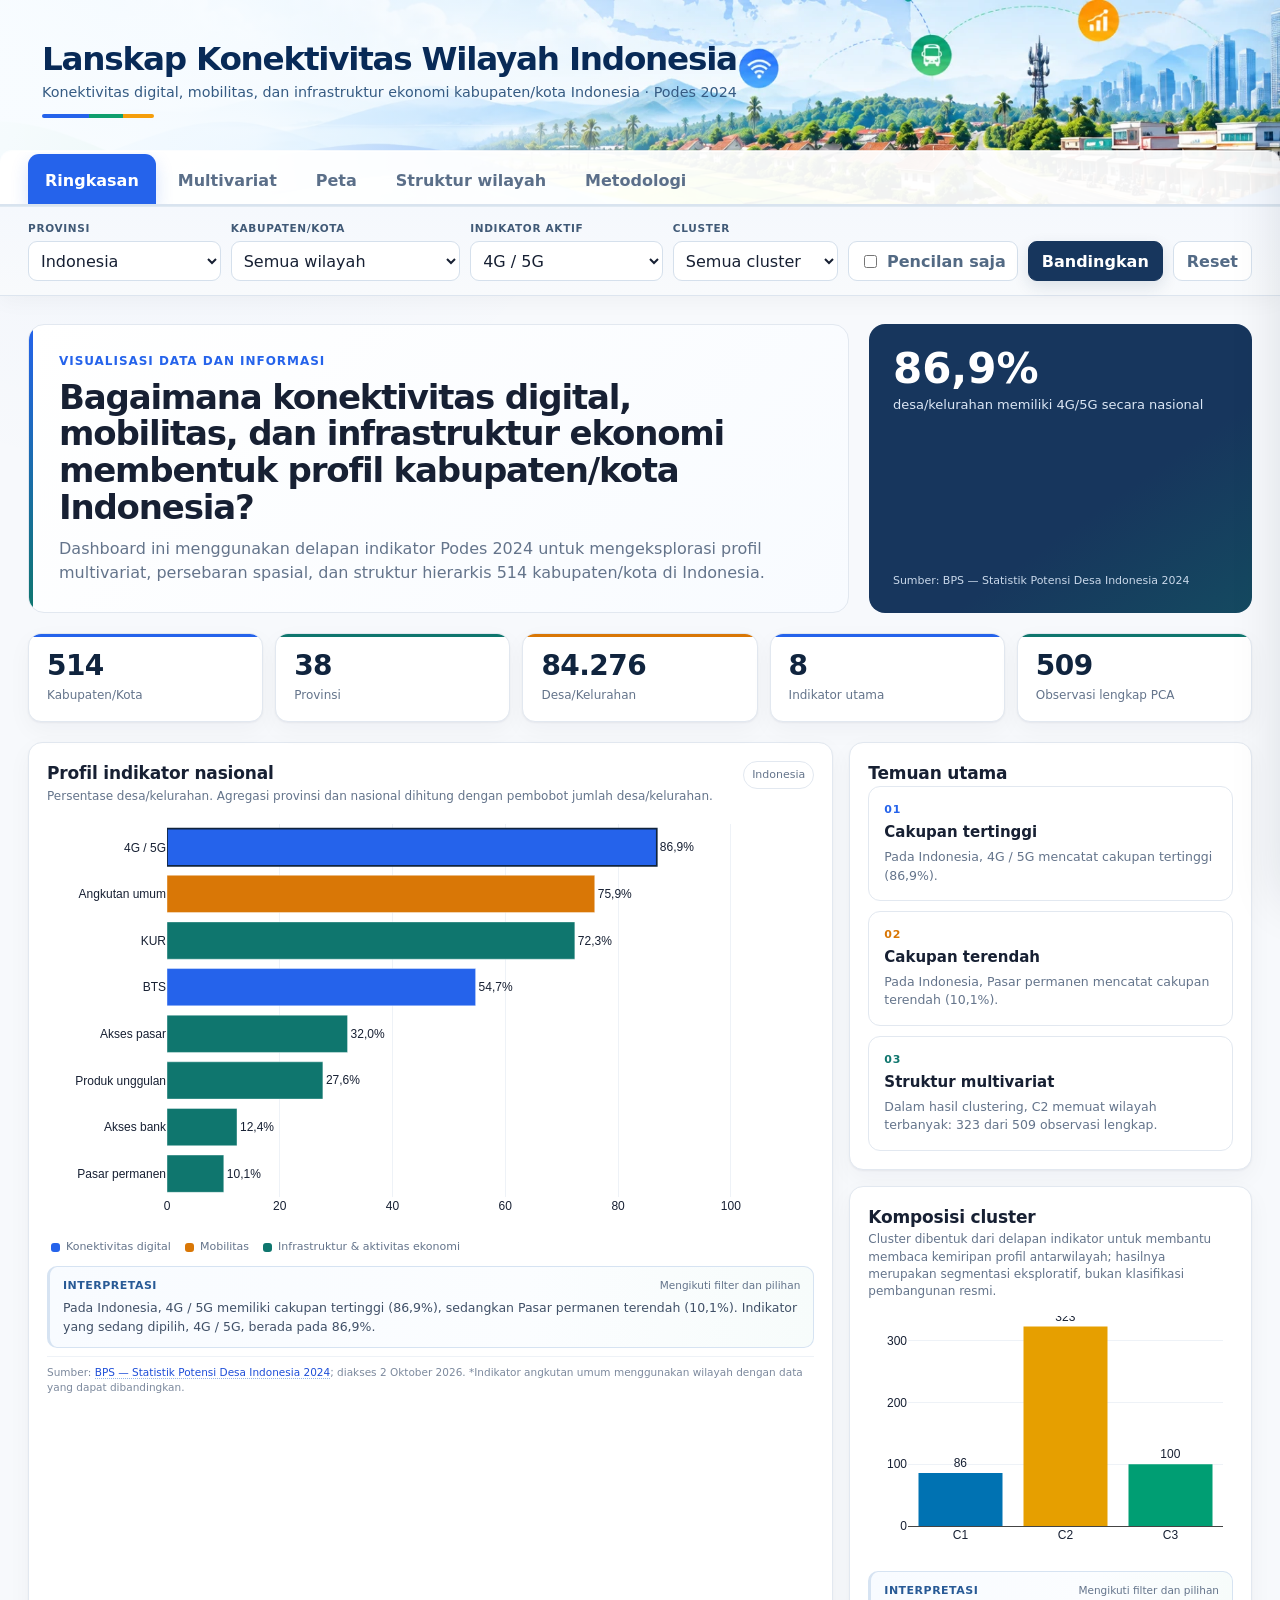
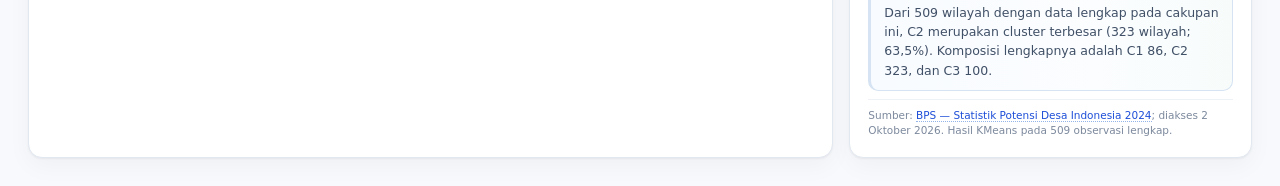
<file: index.html>
<!doctype html><html lang="id"><head><meta charset="utf-8"><meta name="viewport" content="width=device-width,initial-scale=1"><title>Lanskap Konektivitas Wilayah Indonesia — Podes 2024</title><link rel="stylesheet" href="styles.css"></head><body>
<div class="app" id="appRoot">
  <header class="topbar" aria-label="Header Lanskap Konektivitas Wilayah Indonesia">
    <div class="topbar-inner">
      <div class="brand-row">
        <div class="brand">
          <h1>Lanskap Konektivitas Wilayah Indonesia</h1>
          <p>Konektivitas digital, mobilitas, dan infrastruktur ekonomi kabupaten/kota Indonesia · Podes 2024</p>
        </div>
        <div class="meta-badges"><span class="badge">BPS · Podes 2024</span><span class="badge">514 kabupaten/kota</span><span class="badge">38 provinsi</span></div>
      </div>
      <nav class="tabs" aria-label="Navigasi dashboard">
        <button class="tab-btn active" data-page="overview">Ringkasan</button>
        <button class="tab-btn" data-page="multivariate">Multivariat</button>
        <button class="tab-btn" data-page="spatial">Peta</button>
        <button class="tab-btn" data-page="hierarchy">Struktur wilayah</button>
        <button class="tab-btn" data-page="method">Metodologi</button>
      </nav>
    </div>
  </header>
  <section class="filterbar">
    <div class="filter-inner">
      <div class="control"><label>Provinsi</label><select id="provinceFilter"></select></div>
      <div class="control"><label>Kabupaten/Kota</label><select id="regionFilter"></select></div>
      <div class="control"><label>Indikator aktif</label><select id="indicatorFilter"></select></div>
      <div class="control"><label>Cluster</label><select id="clusterFilter"><option value="ALL">Semua cluster</option><option value="1">C1 · Relatif rendah</option><option value="2">C2 · Menengah/transisi</option><option value="3">C3 · Relatif tinggi</option></select></div>
      <label class="check-control"><input id="outlierOnly" type="checkbox"> Pencilan saja</label>
      <button class="btn" id="compareBtn">Bandingkan</button>
      <button class="btn ghost" id="resetBtn">Reset</button>
    </div>
  </section>
  <main class="main">
    <section id="page-overview" class="page active">
      <div class="hero">
        <div class="hero-main"><div class="hero-kicker">Visualisasi Data dan Informasi</div><h2>Bagaimana konektivitas digital, mobilitas, dan infrastruktur ekonomi membentuk profil kabupaten/kota Indonesia?</h2><p>Dashboard ini menggunakan delapan indikator Podes 2024 untuk mengeksplorasi profil multivariat, persebaran spasial, dan struktur hierarkis 514 kabupaten/kota di Indonesia.</p></div>
        <div class="hero-side"><div><div class="big" id="hero4g">86,9%</div><p id="hero4gLabel">desa/kelurahan memiliki 4G/5G secara nasional</p></div><div class="small-source">Sumber: BPS — Statistik Potensi Desa Indonesia 2024</div></div>
      </div>
      <div class="kpi-grid">
        <div class="kpi"><div class="value" id="kpiKab">514</div><div class="label">Kabupaten/Kota</div></div>
        <div class="kpi"><div class="value" id="kpiProv">38</div><div class="label">Provinsi</div></div>
        <div class="kpi"><div class="value" id="kpiDesa">84.276</div><div class="label">Desa/Kelurahan</div></div>
        <div class="kpi"><div class="value">8</div><div class="label">Indikator utama</div></div>
        <div class="kpi"><div class="value" id="kpiPca">509</div><div class="label">Observasi lengkap PCA</div></div>
      </div>
      <div class="grid-2">
        <div class="card"><div class="card-title-row"><div><h3 id="overviewChartTitle">Profil indikator nasional</h3><p class="subtitle">Persentase desa/kelurahan. Agregasi provinsi dan nasional dihitung dengan pembobot jumlah desa/kelurahan.</p></div><span class="pill" id="scopePill">Indonesia</span></div><div id="overviewBar" class="chart medium"></div>
<div class="semantic-legend" aria-label="Kelompok indikator">
  <span><i style="background:#2563EB"></i>Konektivitas digital</span>
  <span><i style="background:#D97706"></i>Mobilitas</span>
  <span><i style="background:#0F766E"></i>Infrastruktur & aktivitas ekonomi</span>
</div><div class="interpretation-box" aria-live="polite"><div class="interpretation-box-head"><span>Interpretasi</span><small>Mengikuti filter dan pilihan</small></div><p id="interpretOverviewProfile">Profil delapan indikator akan diringkas di sini.</p></div><div class="source">Sumber: <a href="https://www.bps.go.id/id/publication/2024/12/10/2f5217e2d6a695a0830290a7/statistik-potensi-desa-indonesia-2024.html" target="_blank" rel="noopener">BPS — Statistik Potensi Desa Indonesia 2024</a>; diakses 2 Oktober 2026. *Indikator angkutan umum menggunakan wilayah dengan data yang dapat dibandingkan.</div></div>
        <div class="stack"><div class="card"><h3>Temuan utama</h3><div class="insights" id="insightCards"></div></div><div class="card"><h3>Komposisi cluster</h3><p class="subtitle">Cluster dibentuk dari delapan indikator untuk membantu membaca kemiripan profil antarwilayah; hasilnya merupakan segmentasi eksploratif, bukan klasifikasi pembangunan resmi.</p><div id="overviewCluster" class="chart" style="min-height:260px"></div><div class="interpretation-box" aria-live="polite"><div class="interpretation-box-head"><span>Interpretasi</span><small>Mengikuti filter dan pilihan</small></div><p id="interpretOverviewCluster">Komposisi cluster pada cakupan aktif akan diringkas di sini.</p></div><div class="source">Sumber: <a href="https://www.bps.go.id/id/publication/2024/12/10/2f5217e2d6a695a0830290a7/statistik-potensi-desa-indonesia-2024.html" target="_blank" rel="noopener">BPS — Statistik Potensi Desa Indonesia 2024</a>; diakses 2 Oktober 2026. Hasil KMeans pada 509 observasi lengkap.</div></div></div>
      </div>
    </section>

    <section id="page-multivariate" class="page">
      <div class="page-head"><h2>Profil Multivariat</h2><p>Delapan indikator dianalisis secara bersamaan melalui PCA, clustering, parallel coordinates, dan heatmap terklaster. Seleksi lasso pada PCA akan diteruskan ke visual lain melalui brushing dan linking.</p></div>
      <div class="grid-8-4">
        <div class="card"><div class="card-title-row"><div><h3>Profil kabupaten/kota dalam ruang PCA</h3><p class="subtitle">PC1 = 53,87% · PC2 = 15,78% · total = 69,65% variasi.</p></div><span class="pill">Seleksi lasso aktif</span></div><div id="selectionStatus" class="selection-status">Tarik lasso/box pada titik untuk menautkan pilihan ke visual lain.</div><div id="pcaChart" class="chart tall"></div><div class="interpretation-box" aria-live="polite"><div class="interpretation-box-head"><span>Interpretasi</span><small>Mengikuti filter dan pilihan</small></div><p id="interpretPCA">Dua komponen pertama PCA merangkum 69,65% variasi delapan indikator. Interpretasi akan diperbarui otomatis mengikuti filter, pilihan wilayah, dan seleksi lasso.</p></div><div class="source">Sumber: <a href="https://www.bps.go.id/id/publication/2024/12/10/2f5217e2d6a695a0830290a7/statistik-potensi-desa-indonesia-2024.html" target="_blank" rel="noopener">BPS — Statistik Potensi Desa Indonesia 2024</a>; diakses 2 Oktober 2026. PCA menggunakan 509 observasi lengkap setelah standardisasi z-score.</div></div>
        <div class="card"><h3>Profil rata-rata cluster</h3><p class="subtitle">Rata-rata delapan indikator pada masing-masing cluster (%).</p><div class="legend-row"><span><i class="dot" style="background:#0072B2"></i>C1 Relatif rendah</span><span><i class="dot" style="background:#E69F00"></i>C2 Menengah/transisi</span><span><i class="dot" style="background:#009E73"></i>C3 Relatif tinggi</span></div><div id="clusterProfile" class="chart tall"></div><div class="interpretation-box" aria-live="polite"><div class="interpretation-box-head"><span>Interpretasi</span><small>Mengikuti filter dan pilihan</small></div><p id="interpretClusterProfile">Perbedaan profil antarcluster akan dijelaskan di sini.</p></div><div class="source">Sumber: <a href="https://www.bps.go.id/id/publication/2024/12/10/2f5217e2d6a695a0830290a7/statistik-potensi-desa-indonesia-2024.html" target="_blank" rel="noopener">BPS — Statistik Potensi Desa Indonesia 2024</a>; diakses 2 Oktober 2026. Label cluster bersifat relatif terhadap delapan indikator yang dianalisis.</div></div>
      </div>
      <div class="card" style="margin-top:16px"><div class="card-title-row"><div><h3>Koordinat paralel (parallel coordinates)</h3><p class="subtitle">Z-score digunakan agar pola antarindikator dengan sebaran berbeda dapat dibandingkan pada skala yang sama.</p></div><span class="pill" id="parallelScope">509 wilayah</span></div><div id="parallelChart" class="chart medium"></div><div class="interpretation-box" aria-live="polite"><div class="interpretation-box-head"><span>Interpretasi</span><small>Mengikuti filter dan pilihan</small></div><p id="interpretParallel">Pola relatif pada koordinat paralel akan dijelaskan di sini.</p></div><div class="source">Sumber: <a href="https://www.bps.go.id/id/publication/2024/12/10/2f5217e2d6a695a0830290a7/statistik-potensi-desa-indonesia-2024.html" target="_blank" rel="noopener">BPS — Statistik Potensi Desa Indonesia 2024</a>; diakses 2 Oktober 2026. Garis mengikuti filter dan hasil brushing PCA.</div></div>
      <div class="card" style="margin-top:16px"><div class="card-title-row"><div><h3>Heatmap terklaster</h3><p class="subtitle">Wilayah diurutkan menggunakan Ward hierarchical clustering; warna menunjukkan z-score tiap indikator.</p></div><button class="clear-link" id="clearSelection">Bersihkan pilihan</button></div><div id="heatmapChart" class="chart tall"></div><div class="interpretation-box" aria-live="polite"><div class="interpretation-box-head"><span>Interpretasi</span><small>Mengikuti filter dan pilihan</small></div><p id="interpretHeatmap">Pola z-score pada heatmap akan dijelaskan di sini.</p></div><div class="source">Sumber: <a href="https://www.bps.go.id/id/publication/2024/12/10/2f5217e2d6a695a0830290a7/statistik-potensi-desa-indonesia-2024.html" target="_blank" rel="noopener">BPS — Statistik Potensi Desa Indonesia 2024</a>; diakses 2 Oktober 2026. Biru = relatif di bawah rata-rata; oranye = relatif di atas rata-rata.</div></div>
    </section>

    <section id="page-spatial" class="page">
      <div class="page-head"><h2>Peta Interaktif</h2><p>Dua bentuk peta digunakan untuk membedakan proporsi dan volume: choropleth menunjukkan persentase, sedangkan proportional symbol menunjukkan jumlah desa/kelurahan.</p></div>
      <div class="card map-shell">
        <div class="toolbar map-toolbar">
          <div class="control"><label>Jenis peta</label><select id="mapType"><option value="choropleth">Choropleth</option><option value="symbol">Proportional symbol</option></select></div>
          <div class="control"><label>Klasifikasi</label><select id="classification"><option value="jenks">Natural Breaks (Jenks)</option><option value="quantile">Quantile</option><option value="equal">Equal Interval</option></select></div>
          <div class="control"><label>Basemap</label><select id="basemapMode"><option value="plain">Plain</option><option value="light" selected>Light</option><option value="satellite">Satellite</option></select></div>
          <label class="check-control"><input id="clusterLayer" type="checkbox"> Layer cluster</label>
          <label class="check-control"><input id="outlierLayer" type="checkbox" checked> Tandai pencilan</label>
          <div class="map-nav-group" aria-label="Navigasi peta">
            <button class="btn icon-btn" id="mapZoomIn" title="Perbesar peta" aria-label="Perbesar peta">+</button>
            <button class="btn icon-btn" id="mapZoomOut" title="Perkecil peta" aria-label="Perkecil peta">−</button>
            <button class="btn" id="resetMap" title="Sesuaikan peta dengan cakupan aktif">Fit wilayah</button>
            <button class="btn map-home-btn" id="mapIndonesia" title="Kembali ke cakupan nasional">Indonesia</button>
          </div>
        </div>
        <div class="interaction-hint"><b>Navigasi peta:</b> drag untuk menggeser · scroll atau tombol +/− untuk zoom · klik wilayah untuk membuka detail. Saat filter atau wilayah dipilih, daerah di luar fokus tetap terlihat sebagai garis poligon tanpa warna indikator.</div>
        <div class="card-title-row"><div><h3 id="mapTitle">Persentase desa/kelurahan dengan jaringan 4G/5G, 2024</h3><p class="subtitle" id="mapSubtitle">Kabupaten/kota · Natural Breaks · 5 kelas · skala nasional tetap.</p></div><span class="pill" id="mapScope">514 wilayah</span></div>
        <div class="map-layout">
          <div class="map-frame">
            <div id="mapChart" class="map-chart"></div>
          </div>
          <aside class="map-side-panel" aria-label="Legenda dan konteks peta">
            <div class="map-side-card">
              <div class="map-side-head"><strong>Legenda peta</strong><span>Dipisahkan dari area peta</span></div>
              <div id="mapLegend" class="map-legend-body"></div>
            </div>
            <div class="map-side-card">
              <div class="map-side-head"><strong>Konteks peta</strong><span>Basemap & wilayah referensi</span></div>
              <div id="mapBasemapInfo" class="map-basemap-info"></div>
            </div>
          </aside>
        </div>
        <div class="interpretation-box" aria-live="polite"><div class="interpretation-box-head"><span>Interpretasi</span><small>Mengikuti filter dan pilihan</small></div><p id="interpretMap">Peta menggunakan pendekatan focus + context: wilayah aktif membawa encoding data, sementara poligon di luar fokus tetap dipertahankan sebagai referensi geografis.</p></div><div class="source">Sumber indikator: <a href="https://www.bps.go.id/id/publication/2024/12/10/2f5217e2d6a695a0830290a7/statistik-potensi-desa-indonesia-2024.html" target="_blank" rel="noopener">BPS — Statistik Potensi Desa Indonesia 2024</a>; diakses 2 Oktober 2026. Batas wilayah: <a href="https://github.com/AlfianAliM/Indonesia-GeoJSON" target="_blank" rel="noopener">Indonesia-GeoJSON / Peta Nusa–Laravel Nusa</a>; referensi Kepmendagri No 300.2.2-2138 Tahun 2025; diakses 2 Oktober 2026. Nilai NA tidak diimputasi.</div>
      </div>
    </section>

    <section id="page-hierarchy" class="page">
      <div class="page-head"><h2>Struktur Wilayah</h2><p>Struktur wilayah disusun dalam tiga tingkat: Indonesia → Provinsi → Kabupaten/Kota. Luas area menunjukkan jumlah desa/kelurahan, sedangkan warna menunjukkan indikator yang sedang dipilih.</p></div>
      <div class="card">
        <div class="toolbar hierarchy-toolbar">
          <div class="control"><label>Representasi</label><select id="hierarchyType"><option value="treemap">Treemap</option><option value="sunburst">Sunburst</option></select></div>
          <span class="pill">Size = desa/kelurahan</span>
          <span class="pill">Color = indikator aktif</span>
          <div class="hierarchy-nav-group">
            <button class="btn" id="hierUp">← Satu level</button>
            <button class="btn" id="hierReset">Reset ke Indonesia</button>
          </div>
        </div>
        <div class="interaction-hint"><b>Navigasi struktur:</b> klik provinsi untuk drill-down · klik breadcrumb atau tombol di atas untuk kembali.</div>
        <div class="breadcrumb" id="breadcrumb"><button type="button" class="crumb active" data-hier="root">Indonesia</button></div>
        <div id="hierarchyChart" class="chart tall"></div><div class="interpretation-box" aria-live="polite"><div class="interpretation-box-head"><span>Interpretasi</span><small>Mengikuti filter dan pilihan</small></div><p id="interpretHierarchy">Pola pada struktur wilayah akan dijelaskan di sini.</p></div><div class="source">Sumber: <a href="https://www.bps.go.id/id/publication/2024/12/10/2f5217e2d6a695a0830290a7/statistik-potensi-desa-indonesia-2024.html" target="_blank" rel="noopener">BPS — Statistik Potensi Desa Indonesia 2024</a>; diakses 2 Oktober 2026. Agregasi provinsi/nasional menggunakan pembobot jumlah desa/kelurahan.</div>
      </div>
    </section>

    <section id="page-method" class="page">
      <div class="page-head"><h2>Metodologi & Data</h2><p>Bagian ini memuat sumber data, pengolahan, visual encoding, penanganan data yang tidak tersedia, metode multivariat, serta batas interpretasi.</p></div>
      <div class="method-content">
        <div class="info-grid"><div class="info-box"><b>514</b><span>kabupaten/kota</span></div><div class="info-box"><b>509</b><span>observasi lengkap PCA</span></div><div class="info-box"><b>8</b><span>indikator primer</span></div></div>
        <details open><summary>01 · Data dan unit observasi</summary><div>
      Data utama yang digunakan adalah <b>BPS — Statistik Potensi Desa Indonesia 2024</b> (Katalog <b>1105014</b>, Nomor Publikasi <b>04300.24002</b>, rilis <b>10 Desember 2024</b>). Podes 2024 mencakup 514 kabupaten/kota, 7.281 kecamatan, dan 84.276 wilayah administrasi setingkat desa.
      <br><br><b>URL resmi:</b> <a href="https://www.bps.go.id/id/publication/2024/12/10/2f5217e2d6a695a0830290a7/statistik-potensi-desa-indonesia-2024.html" target="_blank" rel="noopener">https://www.bps.go.id/id/publication/2024/12/10/2f5217e2d6a695a0830290a7/statistik-potensi-desa-indonesia-2024.html</a><br><b>Tanggal akses:</b> 2 Oktober 2026.
    </div></details>
        <details><summary>02 · Definisi delapan indikator</summary><div><table id="indicatorTable"></table></div></details>
        <details><summary>03 · Data hilang dan keterbandingan</summary><div>
      <div class="callout warning">Nilai yang tidak tersedia atau tidak dapat dibandingkan dipertahankan sebagai <b>NA</b> dan tidak diubah menjadi nol.</div>
      <table class="method-table"><thead><tr><th>Kondisi</th><th>Perlakuan</th></tr></thead><tbody>
        <tr><td>Angkutan umum pada 5 kabupaten/kota DI Yogyakarta</td><td>NA; tidak masuk PCA/clustering.</td></tr>
        <tr><td>Nilai struktural yang tidak tersedia pada tabel sumber</td><td>Tetap NA; tidak diimputasi nol.</td></tr>
        <tr><td>PCA dan clustering</td><td>Analisis complete-case pada 509 wilayah dengan delapan indikator lengkap.</td></tr>
        <tr><td>Visual lain</td><td>Wilayah tetap ditampilkan untuk indikator yang tersedia.</td></tr>
      </tbody></table>
    </div></details>
        <details><summary>04 · PCA</summary><div>Sebelum PCA, delapan indikator distandardisasi menggunakan z-score. PC1 menjelaskan <b>53,87%</b> dan PC2 <b>15,78%</b>, sehingga dua komponen pertama merangkum <b>69,65%</b> variasi. Seluruh loading PC1 bernilai positif, sehingga PC1 diinterpretasikan sebagai dimensi umum konektivitas dan infrastruktur relatif, bukan sebagai indeks pembangunan resmi.</div></details>
        <details><summary>05 · Clustering</summary><div>
      KMeans dievaluasi untuk <b>k=2–8</b>. Nilai <b>k=3</b> dipilih karena menghasilkan silhouette tertinggi dan Davies–Bouldin terendah di antara kandidat yang diuji. Silhouette k=3 adalah <b>0,2945</b>, sehingga pemisahan antarcluster tetap moderat. Cluster digunakan sebagai alat eksplorasi, bukan klasifikasi definitif pembangunan. Label yang digunakan adalah <b>relatif rendah</b>, <b>menengah/transisi</b>, dan <b>relatif tinggi</b> terhadap delapan indikator.
    </div></details>
        <details><summary>06 · Pencilan multivariat</summary><div>
      Pencilan multivariat diidentifikasi menggunakan <b>squared Mahalanobis distance</b> pada delapan variabel standar. Ambang yang digunakan adalah <b>chi-square 99%</b> dengan <b>df=8</b> (D² ≈ <b>20,09</b>). Sebanyak <b>25 wilayah</b> melewati ambang tersebut. Status pencilan menunjukkan kombinasi indikator yang tidak biasa dibanding mayoritas wilayah dan tidak berarti data salah atau wilayah dinilai buruk.
    </div></details>
        <details><summary>07 · Peta, batas wilayah, dan klasifikasi</summary><div>
      Choropleth menggunakan <b>rasio/persentase</b>, bukan jumlah absolut. Natural Breaks (Jenks) lima kelas digunakan sebagai klasifikasi default; Quantile dan Equal Interval tersedia sebagai pembanding. Proportional symbol menggunakan <b>area simbol</b> yang proporsional terhadap jumlah desa/kelurahan.
      <br><br>Batas kabupaten/kota menggunakan <a href="https://github.com/AlfianAliM/Indonesia-GeoJSON" target="_blank" rel="noopener">Indonesia-GeoJSON</a>, yang mendokumentasikan sumber Laravel Nusa/Peta Nusa dan referensi <b>Kepmendagri No 300.2.2-2138 Tahun 2025</b>. Penggabungan polygon ke data Podes diaudit satu-ke-satu berdasarkan nama kabupaten/kota dan menghasilkan <b>514/514 wilayah cocok</b>. Kode yang berasal dari boundary diperlakukan sebagai <b>boundary code</b> dan tidak diklaim sebagai kode BPS.
      <br><b>Tanggal akses batas:</b> 2 Oktober 2026.
    </div></details>
        <details><summary>08 · Encoding visual dan aksesibilitas</summary><div>Palet kontinu Cividis-like digunakan untuk data berurutan, sedangkan heatmap menggunakan palet diverging biru–netral–oranye dengan titik tengah z=0. Tiga cluster dibedakan melalui warna kategorikal dan label teks. Nilai yang tidak tersedia ditandai dengan abu-abu/NA. Layout disusun agar tetap terbaca pada laptop maupun ponsel.</div></details>
        <details><summary>09 · Keterbatasan</summary><div>Interpretasi dibatasi pada pola deskriptif dan eksploratif. Korelasi tidak ditafsirkan sebagai hubungan kausal, sedangkan PCA dan cluster tidak diperlakukan sebagai klasifikasi resmi pembangunan. Perbedaan ketersediaan tabel sumber juga perlu diperhatikan ketika membaca indikator transportasi.</div></details>
        <details><summary>10 · Deklarasi penggunaan AI</summary><div>
      Alat bantu berbasis AI digunakan untuk mendukung penataan data, pemeriksaan konsistensi, analisis eksploratif, perancangan visualisasi, dan pengembangan kode dashboard. Hasil yang digunakan dalam proyek ditinjau kembali terhadap sumber data, keluaran analisis, dan ketentuan tugas sebelum dipertahankan sebagai bagian dari hasil akhir.
    </div></details>
        <details><summary>11 · Provenance dan audit penggabungan wilayah</summary><div>
      <b>Data indikator:</b> BPS — Statistik Potensi Desa Indonesia 2024.<br>
      <b>Batas wilayah:</b> Indonesia-GeoJSON / Laravel Nusa / Peta Nusa.<br>
      <b>Metode penggabungan:</b> normalisasi nama dan audit satu-ke-satu kabupaten/kota.<br>
      <b>Hasil audit:</b> 514 baris Podes ↔ 514 polygon unik; 0 wilayah tidak cocok; 0 polygon terpakai ganda.<br>
      <b>Kode boundary:</b> dipertahankan sebagai metadata batas dan tidak disebut sebagai kode BPS tanpa verifikasi resmi lintas seluruh 514 wilayah.<br>
      <b>URL BPS:</b> <a href="https://www.bps.go.id/id/publication/2024/12/10/2f5217e2d6a695a0830290a7/statistik-potensi-desa-indonesia-2024.html" target="_blank" rel="noopener">https://www.bps.go.id/id/publication/2024/12/10/2f5217e2d6a695a0830290a7/statistik-potensi-desa-indonesia-2024.html</a><br>
      <b>URL boundary:</b> <a href="https://github.com/AlfianAliM/Indonesia-GeoJSON" target="_blank" rel="noopener">https://github.com/AlfianAliM/Indonesia-GeoJSON</a><br>
      <b>Tanggal akses:</b> 2 Oktober 2026.
    </div></details>
    <div class="callout good" style="margin-top:16px"><b>Cakupan visual proyek:</b> Multivariat = PCA + parallel coordinates + heatmap terklaster + brushing/linking; Geospasial = choropleth + proportional symbol + tooltip + zoom/pan + layer; Hierarki = treemap + sunburst + drill-down/path.</div>
      </div>
    </section>
  </main>

  <aside class="drawer" id="regionDrawer" aria-live="polite">
    <div class="drawer-head"><div><h3 id="drawerTitle">Detail wilayah</h3><div class="sub" id="drawerSub"></div></div><button class="close-btn" id="drawerClose" aria-label="Tutup detail">×</button></div>
    <div class="drawer-body"><div id="drawerBadge" class="pill"></div><div class="drawer-metrics" id="drawerMetrics"></div><div class="drawer-section-title">
        <strong>Perbandingan wilayah, provinsi, dan nasional</strong>
        <span>Delapan indikator · persen (%)</span>
      </div>
      <div id="drawerCompareChart" class="drawer-chart"></div><div class="interpretation-box" aria-live="polite"><div class="interpretation-box-head"><span>Interpretasi</span><small>Mengikuti filter dan pilihan</small></div><p id="interpretDrawer">Perbandingan wilayah dengan provinsi dan nasional akan dijelaskan di sini.</p></div><div class="drawer-note" id="drawerNote"></div><div class="source">Sumber: <a href="https://www.bps.go.id/id/publication/2024/12/10/2f5217e2d6a695a0830290a7/statistik-potensi-desa-indonesia-2024.html" target="_blank" rel="noopener">BPS — Statistik Potensi Desa Indonesia 2024</a>; diakses 2 Oktober 2026.</div></div>
  </aside>

  <section class="compare-panel" id="comparePanel" aria-live="polite">
    <div class="compare-head"><div><h3 style="margin:0">Bandingkan wilayah</h3><p class="subtitle" style="margin:2px 0 0">Pilih sampai tiga kabupaten/kota. Seluruh indikator ditampilkan pada skala persen 0–100 agar perbandingan tetap konsisten.</p></div><button class="close-btn" id="compareClose">×</button></div>
    <div class="compare-selects"><select id="compare1"></select><select id="compare2"></select><select id="compare3"></select></div>
    <div id="compareChart" class="compare-chart"></div><div class="interpretation-box" aria-live="polite"><div class="interpretation-box-head"><span>Interpretasi</span><small>Mengikuti filter dan pilihan</small></div><p id="interpretCompare">Pilih wilayah untuk membaca perbandingan.</p></div><div class="source">Sumber: <a href="https://www.bps.go.id/id/publication/2024/12/10/2f5217e2d6a695a0830290a7/statistik-potensi-desa-indonesia-2024.html" target="_blank" rel="noopener">BPS — Statistik Potensi Desa Indonesia 2024</a>; diakses 2 Oktober 2026. Nilai NA tidak diimputasi.</div>
  </section>
</div>
<script src="plotly.min.js"></script><script src="dashboard.js"></script></body></html>
</file>
<file: styles.css>
:root{
  --bg:#F7F9FC;--card:#FFFFFF;--text:#172033;--muted:#64748B;--border:#E2E8F0;
  --accent:#2563EB;--accentSoft:#EFF6FF;--navy:#17365D;--teal:#0F766E;--tealSoft:#ECFDF5;--amber:#D97706;--amberSoft:#FFF7ED;--c1:#0072B2;--c2:#E69F00;--c3:#009E73;
  --outlier:#CC79A7;--na:#CBD5E1;--shadow:0 1px 2px rgba(15,23,42,.05),0 8px 24px rgba(15,23,42,.04)
}
*{box-sizing:border-box}html{scroll-behavior:smooth}body{margin:0;background:var(--bg);color:var(--text);font-family:Inter,ui-sans-serif,system-ui,-apple-system,BlinkMacSystemFont,"Segoe UI",sans-serif;line-height:1.45}
button,select,input{font:inherit}button{cursor:pointer}.app{min-height:100vh}.topbar{background:#fff;border-bottom:1px solid var(--border);position:sticky;top:0;z-index:50}.topbar-inner{max-width:1440px;margin:auto;padding:18px 28px 0}.brand-row{display:flex;justify-content:space-between;gap:24px;align-items:flex-start}.brand h1{font-size:26px;line-height:1.1;margin:0 0 5px;font-weight:750;letter-spacing:-.02em}.brand p{margin:0;color:var(--muted);font-size:13px}.meta-badges{display:flex;gap:8px;flex-wrap:wrap;justify-content:flex-end}.badge{border:1px solid var(--border);background:#fff;padding:6px 9px;border-radius:999px;color:var(--muted);font-size:12px}.tabs{display:flex;gap:4px;margin-top:16px;overflow-x:auto}.tab-btn{border:0;background:transparent;color:var(--muted);padding:11px 14px;border-bottom:3px solid transparent;font-weight:650;white-space:nowrap}.tab-btn.active{color:var(--accent);border-color:var(--accent)}
.filterbar{background:#fff;border-bottom:1px solid var(--border);position:sticky;top:91px;z-index:45}.filter-inner{max-width:1440px;margin:auto;padding:12px 28px;display:grid;grid-template-columns:1.05fr 1.25fr 1.05fr .9fr auto auto auto;gap:10px;align-items:end}.control label{display:block;font-size:11px;font-weight:700;color:var(--muted);text-transform:uppercase;letter-spacing:.05em;margin:0 0 5px}.control select,.control input[type="search"]{width:100%;height:40px;border:1px solid var(--border);background:white;border-radius:9px;padding:0 8px;color:var(--text);outline:none}.control select:focus,.control input:focus{border-color:var(--accent);box-shadow:0 0 0 3px var(--accentSoft)}.check-control{height:40px;display:flex;align-items:center;gap:7px;border:1px solid var(--border);border-radius:9px;padding:0 11px;white-space:nowrap;color:var(--muted);background:#fff}.btn{height:40px;border-radius:9px;border:1px solid var(--border);background:#fff;color:var(--text);padding:0 13px;font-weight:650}.btn:hover{background:#F8FAFC}.btn.primary{background:var(--accent);border-color:var(--accent);color:#fff}.btn.ghost{color:var(--muted)}
.main{max-width:1440px;margin:0 auto;padding:28px}.page{display:none}.page.active{display:block}.page-head{margin-bottom:22px}.page-head h2{font-size:28px;margin:0 0 7px;letter-spacing:-.02em}.page-head p{margin:0;color:var(--muted);max-width:880px}.hero{display:grid;grid-template-columns:minmax(0,1.5fr) minmax(280px,.7fr);gap:20px;align-items:stretch;margin-bottom:20px}.hero-main{padding:28px 30px;background:linear-gradient(135deg,#fff 0%,#F8FBFF 100%);border:1px solid var(--border);border-radius:16px}.hero-kicker{font-size:12px;text-transform:uppercase;letter-spacing:.08em;color:var(--accent);font-weight:800}.hero-main h2{font-size:34px;line-height:1.08;letter-spacing:-.035em;margin:8px 0 12px;max-width:840px}.hero-main p{color:var(--muted);max-width:800px;margin:0}.hero-side{background:var(--navy);color:#fff;border-radius:16px;padding:24px;display:flex;flex-direction:column;justify-content:space-between}.hero-side .big{font-size:42px;font-weight:780;line-height:1}.hero-side p{color:#DCE7F5;margin:6px 0 0;font-size:13px}.hero-side .small-source{font-size:11px;color:#BFD0E4;margin-top:20px}
.kpi-grid{display:grid;grid-template-columns:repeat(5,minmax(0,1fr));gap:12px;margin-bottom:20px}.kpi{background:#fff;border:1px solid var(--border);border-radius:13px;padding:17px 18px;box-shadow:var(--shadow)}.kpi .value{font-size:28px;font-weight:780;line-height:1.1;letter-spacing:-.02em}.kpi .label{font-size:12px;color:var(--muted);margin-top:5px}.grid-2{display:grid;grid-template-columns:minmax(0,2fr) minmax(300px,1fr);gap:16px}.grid-8-4{display:grid;grid-template-columns:minmax(0,2fr) minmax(300px,1fr);gap:16px}.card{background:var(--card);border:1px solid var(--border);border-radius:14px;box-shadow:var(--shadow);padding:18px;min-width:0}.card + .card{margin-top:0}.card-title-row{display:flex;justify-content:space-between;gap:12px;align-items:flex-start;margin-bottom:7px}.card h3{font-size:17px;margin:0;font-weight:750;letter-spacing:-.01em}.card .subtitle{font-size:12px;color:var(--muted);margin:2px 0 0}.chart{width:100%;min-height:360px}.chart.tall{min-height:560px}.chart.medium{min-height:420px}.source{font-size:10.5px;color:#7C899D;border-top:1px solid #EEF2F7;margin-top:8px;padding-top:8px}.insights{display:grid;gap:10px}.insight{padding:15px;border:1px solid var(--border);border-radius:12px;background:#fff}.insight .num{font-size:11px;color:var(--accent);font-weight:800;letter-spacing:.07em}.insight strong{display:block;margin:4px 0 5px;font-size:15px}.insight p{margin:0;color:var(--muted);font-size:12.5px}.legend-row{display:flex;gap:12px;flex-wrap:wrap;font-size:12px;color:var(--muted)}.dot{width:9px;height:9px;border-radius:50%;display:inline-block;margin-right:5px}.pill{display:inline-flex;align-items:center;border:1px solid var(--border);border-radius:999px;padding:5px 8px;font-size:11px;color:var(--muted);background:#fff}.selection-status{font-size:12px;color:var(--muted);min-height:20px}.clear-link{border:0;background:transparent;color:var(--accent);padding:0;font-weight:700}.stack{display:grid;gap:16px}.toolbar{display:flex;gap:10px;flex-wrap:wrap;align-items:flex-end;margin-bottom:12px}.toolbar .control{min-width:160px;flex:0 0 auto}.toolbar .check-control{margin-top:20px}.method-content{max-width:1000px;margin:auto}.method-content details{background:#fff;border:1px solid var(--border);border-radius:12px;margin-bottom:10px;padding:0 16px}.method-content summary{padding:15px 0;font-weight:750;cursor:pointer}.method-content details>div{border-top:1px solid var(--border);padding:15px 0;color:#475569}.method-content table{width:100%;border-collapse:collapse;font-size:12px}.method-content th,.method-content td{padding:9px;border-bottom:1px solid var(--border);text-align:left;vertical-align:top}.method-content th{color:var(--muted);font-size:11px;text-transform:uppercase}.callout{padding:13px 15px;background:#EFF6FF;border-left:3px solid var(--accent);border-radius:8px;color:#334155;font-size:12.5px}.warning{background:#FFFBEB;border-left-color:#D97706}.good{background:#ECFDF5;border-left-color:#059669}
.map-shell{padding:10px 10px 14px}.map-chart{min-height:650px}.breadcrumb{display:flex;gap:7px;align-items:center;color:var(--muted);font-size:12px;margin:0 0 10px}.breadcrumb strong{color:var(--text)}
.drawer{position:fixed;right:-430px;top:0;height:100%;width:410px;max-width:94vw;background:#fff;z-index:100;border-left:1px solid var(--border);box-shadow:-18px 0 50px rgba(15,23,42,.12);transition:right .2s ease;overflow-y:auto}.drawer.open{right:0}.drawer-head{position:sticky;top:0;background:#fff;border-bottom:1px solid var(--border);padding:18px;display:flex;justify-content:space-between;gap:10px;z-index:2}.drawer-body{padding:18px}.drawer h3{margin:0;font-size:21px}.drawer .sub{color:var(--muted);font-size:12px}.close-btn{width:38px;height:38px;border-radius:9px;border:1px solid var(--border);background:#fff}.drawer-metrics{display:grid;grid-template-columns:repeat(2,1fr);gap:8px;margin:12px 0}.mini-metric{border:1px solid var(--border);border-radius:10px;padding:10px}.mini-metric span{display:block;font-size:10px;color:var(--muted);text-transform:uppercase;letter-spacing:.05em}.mini-metric strong{font-size:15px}.drawer-chart{min-height:360px}.drawer-note{font-size:12px;color:var(--muted);background:#F8FAFC;border-radius:10px;padding:11px;margin-top:12px}
.compare-panel{position:fixed;left:50%;transform:translateX(-50%) translateY(30px);bottom:18px;width:min(1080px,94vw);max-height:82vh;overflow:auto;background:#fff;border:1px solid var(--border);box-shadow:0 22px 60px rgba(15,23,42,.18);border-radius:16px;z-index:95;padding:18px;opacity:0;pointer-events:none;transition:.18s ease}.compare-panel.open{opacity:1;transform:translateX(-50%) translateY(0);pointer-events:auto}.compare-head{display:flex;justify-content:space-between;gap:12px;align-items:center}.compare-selects{display:grid;grid-template-columns:repeat(3,1fr);gap:10px;margin:12px 0}.compare-selects select{width:100%;height:40px;border:1px solid var(--border);border-radius:9px;padding:0 8px}.compare-chart{min-height:420px}
.info-grid{display:grid;grid-template-columns:repeat(3,1fr);gap:12px;margin:14px 0}.info-box{border:1px solid var(--border);border-radius:12px;padding:12px}.info-box b{display:block;font-size:18px}.info-box span{font-size:11px;color:var(--muted)}
@media(max-width:1050px){.filter-inner{grid-template-columns:repeat(4,1fr)}.grid-2,.grid-8-4,.hero{grid-template-columns:1fr}.kpi-grid{grid-template-columns:repeat(3,1fr)}.hero-side{min-height:170px}.filterbar{top:91px}}
@media(max-width:720px){.topbar-inner,.filter-inner,.main{padding-left:14px;padding-right:14px}.brand-row{display:block}.meta-badges{justify-content:flex-start;margin-top:10px}.brand h1{font-size:22px}.topbar{position:relative}.filterbar{position:relative;top:auto}.filter-inner{grid-template-columns:1fr 1fr}.filter-inner .wide-mobile{grid-column:1/-1}.kpi-grid{grid-template-columns:1fr 1fr}.hero-main h2{font-size:28px}.main{padding-top:18px}.chart.tall,.map-chart{min-height:500px}.compare-selects{grid-template-columns:1fr}.info-grid{grid-template-columns:1fr 1fr}.tabs{margin-left:-4px}.drawer{width:100%;max-width:100%;right:-105%}.drawer.open{right:0}}
@media(max-width:430px){.filter-inner{grid-template-columns:1fr}.kpi-grid{grid-template-columns:1fr 1fr}.hero-main{padding:21px}.hero-main h2{font-size:25px}.card{padding:13px}.chart{min-height:330px}.chart.tall,.map-chart{min-height:460px}.info-grid{grid-template-columns:1fr}}


/* Interpretasi ditempatkan langsung di bawah setiap grafik. */
.interpretation-box{
  margin:10px 0 2px;
  padding:11px 13px 10px;
  border:1px solid #D9E5F3;
  border-left:3px solid var(--accent);
  border-radius:10px;
  background:#F8FBFF;
}
.interpretation-box-head{
  display:flex;
  align-items:center;
  justify-content:space-between;
  gap:10px;
  margin-bottom:4px;
}
.interpretation-box-head span{
  font-size:11px;
  font-weight:800;
  letter-spacing:.045em;
  text-transform:uppercase;
  color:#315E9C;
}
.interpretation-box-head small{
  font-size:10.5px;
  color:var(--muted);
  white-space:nowrap;
}
.interpretation-box p{
  margin:0;
  color:#405067;
  font-size:12.5px;
  line-height:1.55;
}
.drawer .interpretation-box{
  margin-top:8px;
  background:#F8FAFC;
}
.compare-panel .interpretation-box{
  margin:8px 0 0;
}
@media(max-width:620px){
  .interpretation-box-head{
    align-items:flex-start;
    flex-direction:column;
    gap:2px;
  }
  .interpretation-box-head small{white-space:normal}
}


/* ===== Final polish ===== */
body{
  background:
    radial-gradient(circle at 12% 0%,rgba(37,99,235,.035),transparent 31rem),
    var(--bg);
}
.tab-btn{
  border-radius:9px 9px 0 0;
  transition:background .16s ease,color .16s ease,border-color .16s ease;
}
.tab-btn:hover{background:#F5F8FD;color:var(--text)}
.tab-btn.active{background:#EFF5FF;color:#1D4ED8;border-color:var(--accent)}

.hero-main{position:relative;overflow:hidden}
.hero-main:before{
  content:"";position:absolute;left:0;top:0;bottom:0;width:4px;
  background:linear-gradient(180deg,var(--accent),var(--teal));
}
.hero-side{background:linear-gradient(145deg,#17365D 0%,#17365D 62%,#125C64 135%)}

.kpi{position:relative;overflow:hidden}
.kpi:after{content:"";position:absolute;left:0;right:0;top:0;height:3px;background:#D9E4F1}
.kpi:nth-child(1):after,.kpi:nth-child(4):after{background:#2563EB}
.kpi:nth-child(2):after,.kpi:nth-child(5):after{background:#0F766E}
.kpi:nth-child(3):after{background:#D97706}
.kpi .value{color:#10243E}

.insight:nth-child(3n+1) .num{color:#2563EB}
.insight:nth-child(3n+2) .num{color:#D97706}
.insight:nth-child(3n+3) .num{color:#0F766E}

.semantic-legend{
  display:flex;flex-wrap:wrap;gap:8px 14px;align-items:center;
  padding:7px 4px 1px;color:var(--muted);font-size:11px;
}
.semantic-legend span{display:inline-flex;align-items:center;gap:6px}
.semantic-legend i{width:9px;height:9px;border-radius:3px;display:inline-block}

.interpretation-box{
  background:linear-gradient(90deg,#F8FBFF 0%,#FBFDFF 62%,#F7FCFB 100%);
  border-color:#D6E3F2;
}
.interpretation-box-head span{color:#285A96}

.map-shell{
  background:linear-gradient(180deg,#FFFFFF 0%,#F8FBFD 100%);
  border-color:#D8E3EC;
}
.map-chart{
  background:#EDF4F8;
  border:1px solid #D8E5EC;
  border-radius:12px;
  overflow:hidden;
}
.map-chart .mapboxgl-canvas{cursor:grab}
.map-chart .mapboxgl-canvas:active{cursor:grabbing}
.map-toolbar{padding-bottom:2px;border-bottom:1px solid #E7EDF4}
.map-nav-group,.hierarchy-nav-group{
  display:flex;gap:7px;align-items:center;margin-left:auto;flex-wrap:wrap
}
.icon-btn{width:40px;padding:0;font-size:20px;line-height:1;font-weight:650}
.map-home-btn{border-color:#C9D9EC;background:#F7FAFF;color:#234D80}
.map-home-btn:hover{background:#EFF6FF;border-color:#AFC9E9}
.map-home-btn[disabled],.hierarchy-nav-group .btn[disabled]{opacity:.45;cursor:not-allowed;transform:none}
.interaction-hint{
  display:block;margin:2px 0 11px;padding:8px 10px;
  border-radius:9px;background:#F8FAFC;border:1px solid #E5EBF2;
  color:#64748B;font-size:11.5px;
}
.interaction-hint b{color:#3B4F67}

.hierarchy-toolbar{border-bottom:1px solid #E7EDF4;padding-bottom:10px}
.breadcrumb{flex-wrap:wrap;gap:5px;margin:0 0 10px;padding:5px 0}
.crumb{
  border:0;background:transparent;color:#52677E;padding:5px 7px;border-radius:7px;
  font:inherit;font-weight:650;cursor:pointer
}
.crumb:hover{background:#EFF6FF;color:#1D4ED8}
.crumb.active{background:#EAF2FF;color:#1D4ED8}
.crumb-sep{color:#94A3B8}

.drawer-section-title{
  display:flex;flex-direction:column;gap:2px;margin:17px 0 3px;
  padding-top:13px;border-top:1px solid #E8EDF3;
}
.drawer-section-title strong{font-size:13px;color:#263B54}
.drawer-section-title span{font-size:10.5px;color:var(--muted)}
.drawer-metrics .mini-metric:nth-child(1){border-top:2px solid #2563EB}
.drawer-metrics .mini-metric:nth-child(2){border-top:2px solid #0F766E}
.drawer-metrics .mini-metric:nth-child(3){border-top:2px solid #CC79A7}
.drawer-metrics .mini-metric:nth-child(4){border-top:2px solid #D97706}

.js-plotly-plot .modebar{opacity:.55;transition:opacity .15s ease}
.js-plotly-plot:hover .modebar{opacity:.9}

@media(max-width:900px){
  .map-nav-group,.hierarchy-nav-group{margin-left:0;width:100%}
}
@media(max-width:620px){
  .map-nav-group .btn,.hierarchy-nav-group .btn{flex:1}
  .map-nav-group .icon-btn{flex:0 0 42px}
  .semantic-legend{display:grid;grid-template-columns:1fr}
}


/* ===== Header & filter color revision ===== */
.topbar{
  background:
    linear-gradient(105deg,rgba(239,246,255,.92) 0%,rgba(255,255,255,.98) 48%,rgba(240,253,250,.78) 100%);
  border-bottom:0;
  box-shadow:0 1px 0 rgba(148,163,184,.22);
}
.topbar-inner{position:relative}
.topbar-inner:after{
  content:"";position:absolute;left:28px;right:28px;bottom:0;height:1px;
  background:linear-gradient(90deg,rgba(37,99,235,.28),rgba(15,118,110,.18),rgba(217,119,6,.14));
}
.brand h1{color:#102A4C}
.brand p{color:#5D7391}
.brand:after{
  content:"";display:block;width:76px;height:3px;margin-top:10px;border-radius:99px;
  background:linear-gradient(90deg,#2563EB 0 52%,#0F766E 52% 78%,#D97706 78%);
}

.meta-badges .badge{
  font-weight:650;
  border-width:1px;
  box-shadow:0 1px 2px rgba(15,23,42,.025);
}
.meta-badges .badge:nth-child(1){
  background:#EFF6FF;border-color:#BFDBFE;color:#1D4ED8;
}
.meta-badges .badge:nth-child(2){
  background:#ECFDF5;border-color:#B7E4D2;color:#0F766E;
}
.meta-badges .badge:nth-child(3){
  background:#FFF7ED;border-color:#FED7AA;color:#B45309;
}

.tabs{
  gap:6px;
  margin-top:16px;
  padding:4px 4px 0;
  border-radius:12px 12px 0 0;
}
.tab-btn{
  border-bottom:0;
  border-radius:10px 10px 0 0;
  padding:11px 17px;
  color:#5B6F89;
  transition:background .16s ease,color .16s ease,box-shadow .16s ease,transform .16s ease;
}
.tab-btn:hover{
  background:rgba(255,255,255,.72);
  color:#17365D;
}
.tab-btn.active{
  background:#2563EB;
  color:#FFFFFF;
  box-shadow:0 7px 18px rgba(37,99,235,.18);
}
.tab-btn.active:hover{background:#2563EB;color:#fff}

.filterbar{
  position:sticky;
  background:linear-gradient(180deg,#F5F8FD 0%,#F8FAFC 100%);
  border-top:1px solid rgba(219,229,241,.8);
  border-bottom:1px solid #DDE5EF;
  box-shadow:0 6px 20px rgba(15,23,42,.035);
}
.filter-inner{
  padding-top:14px;
  padding-bottom:14px;
}
.control label{
  color:#415A77;
  font-size:10.5px;
  letter-spacing:.065em;
}
.control select,.control input[type="search"],.check-control,.btn{
  border-color:#D5E0EC;
  background:#FFFFFF;
}
.control select:hover,.control input[type="search"]:hover,.check-control:hover{
  border-color:#B9CBE0;
}
.control select:focus,.control input:focus{
  border-color:#2563EB;
  box-shadow:0 0 0 3px rgba(37,99,235,.09);
}
.check-control{
  color:#536A84;
  font-weight:600;
}
.check-control input{accent-color:#CC79A7}
.check-control:has(input:checked){
  background:#FFF4FA;
  border-color:#E4B5D0;
  color:#8F3F6D;
}
#compareBtn{
  background:#17365D;
  border-color:#17365D;
  color:#FFFFFF;
  box-shadow:0 6px 16px rgba(23,54,93,.12);
}
#compareBtn:hover{
  background:#102A4C;
  border-color:#102A4C;
}
#resetBtn{
  background:#FFFFFF;
  color:#546B86;
}
#resetBtn:hover{
  background:#F1F5F9;
  color:#17365D;
}

.source a,.method-content a{color:#1D4ED8;text-decoration:none;border-bottom:1px dotted #93B4E8}
.source a:hover,.method-content a:hover{color:#17365D;border-bottom-style:solid}
.method-table{width:100%;border-collapse:collapse;margin-top:9px;font-size:12px}
.method-table th,.method-table td{border:1px solid #E2E8F0;padding:9px 10px;text-align:left;vertical-align:top}
.method-table th{background:#F8FAFC;color:#334155}
.method-table td{color:#526277}

/* Hero source is intentionally plain text; detailed source links remain below visuals and in Methodology. */
.hero-side .small-source{
  color:#C9D8EA;
  text-decoration:none;
  font-size:11px;
  line-height:1.45;
}


/* ===== Map panel revision ===== */
.map-shell{padding:12px 12px 16px;background:linear-gradient(180deg,#FFFFFF 0%,#FCFDFF 100%)}
.map-layout{display:grid;grid-template-columns:minmax(0,1fr) 280px;gap:14px;align-items:start}
.map-frame{border:1px solid #DCE6F0;border-radius:18px;padding:8px;background:linear-gradient(180deg,#F8FBFF 0%,#F4F8FC 100%);box-shadow:inset 0 1px 0 rgba(255,255,255,.8)}
.map-chart{min-height:680px;border-radius:14px;overflow:hidden;background:#F7FAFC}
.map-side-panel{display:flex;flex-direction:column;gap:12px}
.map-side-card{border:1px solid #E2E8F0;border-radius:16px;background:#FFFFFF;padding:12px 12px 13px;box-shadow:0 8px 26px rgba(148,163,184,.08)}
.map-side-head{display:flex;flex-direction:column;gap:2px;margin-bottom:10px}
.map-side-head strong{font-size:13px;color:#20324A}.map-side-head span{font-size:11px;color:#6B7D90}
.map-legend-body,.map-basemap-info{display:flex;flex-direction:column;gap:10px}
.legend-block{display:flex;flex-direction:column;gap:7px}.legend-block-title{font-size:11px;font-weight:700;text-transform:uppercase;letter-spacing:.03em;color:#5B6E82}
.legend-items{display:flex;flex-direction:column;gap:6px}.legend-item{display:flex;align-items:center;gap:8px;font-size:12px;color:#334155}
.legend-swatch{width:16px;height:12px;border-radius:4px;border:1px solid rgba(15,23,42,.12);flex:0 0 16px}
.legend-line{width:16px;height:0;border-top:3px solid #0F172A;flex:0 0 16px}.legend-diamond{width:11px;height:11px;background:#CC79A7;transform:rotate(45deg);border-radius:2px;flex:0 0 11px;margin:0 2px}
.symbol-legend{display:flex;align-items:flex-end;gap:16px;min-height:64px;padding:8px 4px 2px}.symbol-marker-wrap{display:flex;flex-direction:column;align-items:center;gap:6px;color:#475569;font-size:11px}
.symbol-marker{border-radius:999px;background:rgba(37,99,235,.45);border:1.5px solid rgba(37,99,235,.8);display:inline-block}
.symbol-note{font-size:11px;line-height:1.45;color:#5E7288;background:#F8FAFC;border:1px solid #E7EDF4;border-radius:10px;padding:8px 9px}
.basemap-chip-row{display:flex;flex-wrap:wrap;gap:8px}.basemap-chip{display:inline-flex;align-items:center;gap:6px;border-radius:999px;padding:6px 10px;font-size:11.5px;border:1px solid #D9E4EF;background:#F8FAFC;color:#4B6178;font-weight:600}
.basemap-chip.active{background:#EAF2FF;color:#1D4ED8;border-color:#BFD5F5}.basemap-chip .dot{width:8px;height:8px;border-radius:999px;display:inline-block}
.basemap-chip .dot.plain{background:#CBD5E1}.basemap-chip .dot.light{background:#93C5FD}.basemap-chip .dot.satellite{background:#0F766E}
.map-basemap-copy{font-size:11.5px;line-height:1.52;color:#52677E}
.map-chart .plot-container,.map-chart .svg-container,.map-chart .main-svg,.map-chart .mapboxgl-map{border-radius:12px}
@media(max-width:1100px){.map-layout{grid-template-columns:1fr}.map-side-panel{display:grid;grid-template-columns:1fr 1fr}}
@media(max-width:760px){.map-side-panel{grid-template-columns:1fr}.map-chart{min-height:560px}}



/* ===== Focus + context map revision ===== */
.legend-outline{
  width:16px;height:12px;border-radius:3px;
  border:1.5px solid #8194A8;background:transparent;flex:0 0 16px;
}
.map-context-note{
  font-size:11.5px;line-height:1.5;color:#40566E;
  background:#F7FAFC;border:1px solid #E1EAF2;border-radius:10px;padding:9px 10px;
}
.map-context-note b{color:#264B73}
.map-frame{
  background:linear-gradient(180deg,#DDEFFF 0%,#EAF4FB 100%);
}
.map-chart{
  background:linear-gradient(180deg,#CFE8FF 0%,#D9EEFF 100%);
  border-color:#C7DAE8;
}

/* ===== Header hero landscape revision ===== */
/* Uses the clean user-provided illustration as a background; title and badges stay as live HTML. */
.topbar{
  position:relative;
  top:auto;
  z-index:50;
  background:#DDF1FF;
  border-bottom:1px solid #D6E4F3;
  box-shadow:none;
  overflow:hidden;
}
.topbar-inner{
  position:relative;
  max-width:none;
  min-height:clamp(180px,14.5vw,220px);
  margin:0;
  padding:0;
  background-image:
    linear-gradient(90deg,rgba(241,249,255,.58) 0%,rgba(241,249,255,.24) 40%,rgba(255,255,255,0) 65%),
    url('assets/header-hero.webp');
  background-size:cover;
  background-position:center 44%;
  background-repeat:no-repeat;
}
.topbar-inner:after{display:none}
.brand-row{
  position:absolute;
  inset:0 0 54px 0;
  width:min(1440px,100%);
  margin:0 auto;
  padding:clamp(20px,2.2vw,30px) clamp(22px,3.2vw,42px) 12px;
  display:flex;
  justify-content:space-between;
  align-items:flex-start;
  gap:24px;
  pointer-events:none;
}
.brand{
  max-width:min(790px,62vw);
  padding:10px 14px 12px;
  border-radius:18px;
  background:linear-gradient(90deg,rgba(247,252,255,.72),rgba(247,252,255,.42) 72%,rgba(247,252,255,0));
  backdrop-filter:blur(1.5px);
  -webkit-backdrop-filter:blur(1.5px);
}
.brand:after{
  content:"";
  display:block;
  width:130px;
  height:5px;
  margin-top:10px;
  border-radius:999px;
  background:linear-gradient(90deg,#2563EB 0 42%,#0F9F6E 42% 72%,#F59E0B 72% 100%);
}
.brand h1{
  margin:0 0 7px;
  color:#08234D;
  font-size:clamp(24px,2.5vw,42px);
  line-height:1.03;
  font-weight:800;
  letter-spacing:-.038em;
  text-shadow:0 1px 0 rgba(255,255,255,.65);
}
.brand p{
  max-width:760px;
  margin:0;
  color:#375A80;
  font-size:clamp(12px,1vw,16px);
  line-height:1.35;
  font-weight:520;
  text-shadow:0 1px 0 rgba(255,255,255,.75);
}
.meta-badges{
  display:flex;
  justify-content:flex-end;
  flex-wrap:wrap;
  gap:9px;
  max-width:460px;
  pointer-events:auto;
}
.meta-badges .badge{
  padding:7px 12px;
  border-radius:999px;
  font-size:clamp(10.5px,0.9vw,13px);
  font-weight:750;
  box-shadow:0 4px 14px rgba(15,23,42,.08),inset 0 1px 0 rgba(255,255,255,.82);
  backdrop-filter:blur(7px);
  -webkit-backdrop-filter:blur(7px);
}
.meta-badges .badge:nth-child(1){background:rgba(239,246,255,.88);border-color:#AFCBFA;color:#1D4ED8}
.meta-badges .badge:nth-child(2){background:rgba(236,253,245,.88);border-color:#A8E4D0;color:#0F766E}
.meta-badges .badge:nth-child(3){background:rgba(255,247,237,.90);border-color:#F8C58C;color:#C2410C}
.tabs{
  position:absolute;
  left:0;
  right:0;
  bottom:0;
  z-index:3;
  min-height:54px;
  margin:0;
  padding:0 max(28px,calc((100vw - 1440px)/2 + 28px));
  display:flex;
  align-items:flex-end;
  gap:5px;
  overflow-x:auto;
  background:rgba(255,255,255,.92);
  border-top:1px solid rgba(255,255,255,.72);
  border-bottom:1px solid #D9E3EF;
  box-shadow:0 -8px 24px rgba(15,23,42,.035);
  backdrop-filter:blur(12px);
  -webkit-backdrop-filter:blur(12px);
}
.tab-btn{
  padding:15px 16px 12px;
  border-radius:11px 11px 0 0;
}
.tab-btn.active{
  background:#2563EB;
  color:#fff;
  box-shadow:0 7px 18px rgba(37,99,235,.18);
}
.filterbar{
  position:sticky;
  top:0;
  z-index:45;
}

@media(max-width:1050px){
  .topbar-inner{min-height:205px;background-position:62% 44%}
  .brand-row{padding:20px 24px 12px}
  .brand{max-width:66vw}
  .meta-badges{max-width:350px}
}
@media(max-width:720px){
  .topbar{position:relative}
  .topbar-inner{
    min-height:220px;
    background-position:68% 45%;
  }
  .brand-row{
    inset:0 0 58px 0;
    padding:16px 14px 8px;
    display:block;
  }
  .brand{
    max-width:min(560px,96%);
    padding:10px 12px 12px;
    background:linear-gradient(90deg,rgba(248,252,255,.82),rgba(248,252,255,.55) 72%,rgba(248,252,255,.08));
  }
  .brand h1{font-size:clamp(24px,7.2vw,34px);max-width:540px}
  .brand p{font-size:13px;max-width:520px}
  .brand:after{width:96px;height:4px;margin-top:10px}
  .meta-badges{
    margin-top:9px;
    max-width:100%;
    justify-content:flex-start;
    gap:6px;
  }
  .meta-badges .badge{padding:6px 9px;font-size:10.5px}
  .tabs{
    min-height:62px;
    padding:0 8px;
    align-items:flex-end;
  }
  .tab-btn{padding:15px 12px 12px}
  .filterbar{position:relative;top:auto}
}
@media(max-width:430px){
  .topbar-inner{min-height:235px;background-position:70% 45%}
  .brand-row{padding-top:18px}
  .brand{max-width:100%}
  .brand h1{font-size:26px}
  .brand p{font-size:12px;line-height:1.35}
  .meta-badges .badge{font-size:10px}
}



/* ===== FINAL SLIM CLEAN HERO =====
   Direct text over a cropped panoramic background.
   No glass panel, no blur card, no translucent box behind the title.
*/
.topbar{
  position:relative;
  background:#EAF5FF;
  overflow:hidden;
  border-bottom:1px solid #D8E4EF;
}

.topbar-inner{
  position:relative;
  min-height:205px;
  background-image:
    linear-gradient(90deg,
      rgba(248,252,255,.98) 0%,
      rgba(248,252,255,.92) 20%,
      rgba(248,252,255,.58) 39%,
      rgba(248,252,255,.12) 56%,
      rgba(248,252,255,0) 69%
    ),
    url('assets/header-hero.webp');
  background-size:cover;
  background-position:center 48%;
  background-repeat:no-repeat;
}

.brand-row{
  position:absolute;
  inset:0 0 54px 0;
  width:min(1440px,100%);
  margin:0 auto;
  padding:24px 42px 14px;
  display:flex;
  align-items:center;
  justify-content:flex-start;
  pointer-events:none;
}

.brand{
  max-width:860px;
  padding:0;
  margin:0;
  border:0;
  border-radius:0;
  background:none !important;
  box-shadow:none !important;
  backdrop-filter:none !important;
  -webkit-backdrop-filter:none !important;
}

.brand h1{
  margin:0 0 7px;
  max-width:860px;
  color:#082A57;
  font-size:clamp(31px,2.55vw,43px);
  line-height:1.02;
  font-weight:820;
  letter-spacing:-.038em;
  text-shadow:none;
}

.brand p{
  max-width:820px;
  margin:0;
  color:#355B83;
  font-size:clamp(13px,1.12vw,17px);
  line-height:1.35;
  font-weight:520;
  text-shadow:none;
}

.brand:after{
  width:112px;
  height:4px;
  margin-top:12px;
}

.meta-badges{
  display:none !important;
}

.tabs{
  min-height:54px;
  background:rgba(255,255,255,.95);
  backdrop-filter:none;
  -webkit-backdrop-filter:none;
  box-shadow:0 -1px 0 rgba(255,255,255,.75);
}

.tab-btn{
  padding:15px 17px 12px;
}

@media(max-width:1050px){
  .topbar-inner{
    min-height:195px;
    background-position:61% 48%;
  }
  .brand-row{
    padding:22px 28px 13px;
  }
  .brand{
    max-width:680px;
  }
  .brand h1{
    font-size:clamp(29px,4vw,38px);
  }
}

@media(max-width:720px){
  .topbar-inner{
    min-height:205px;
    background-position:69% 48%;
    background-image:
      linear-gradient(90deg,
        rgba(248,252,255,.98) 0%,
        rgba(248,252,255,.90) 38%,
        rgba(248,252,255,.48) 64%,
        rgba(248,252,255,.08) 82%
      ),
      url('assets/header-hero.webp');
  }
  .brand-row{
    inset:0 0 58px 0;
    padding:18px 15px 10px;
    align-items:center;
  }
  .brand{
    max-width:94%;
  }
  .brand h1{
    font-size:clamp(25px,7vw,32px);
    max-width:620px;
  }
  .brand p{
    max-width:540px;
    font-size:12.5px;
  }
  .brand:after{
    width:88px;
    height:3px;
    margin-top:9px;
  }
  .tabs{
    min-height:58px;
  }
}

@media(max-width:430px){
  .topbar-inner{
    min-height:215px;
    background-position:72% 48%;
  }
  .brand-row{
    padding:15px 13px 8px;
  }
  .brand h1{
    font-size:25px;
  }
  .brand p{
    font-size:11.5px;
    line-height:1.32;
  }
}


/* ===== FINAL LAND-FOCUS HEADER CROP =====
   Asset itself is cropped lower: less sky, more fields/houses/road.
*/
.topbar-inner{
  min-height:205px;
  background-image:
    linear-gradient(90deg,
      rgba(248,252,255,.98) 0%,
      rgba(248,252,255,.91) 20%,
      rgba(248,252,255,.54) 39%,
      rgba(248,252,255,.10) 56%,
      rgba(248,252,255,0) 68%
    ),
    url('assets/header-hero.webp');
  background-size:cover;
  background-position:center center;
  background-repeat:no-repeat;
}
@media(max-width:1050px){
  .topbar-inner{background-position:58% center;}
}
@media(max-width:720px){
  .topbar-inner{
    background-position:68% center;
    background-image:
      linear-gradient(90deg,
        rgba(248,252,255,.98) 0%,
        rgba(248,252,255,.90) 38%,
        rgba(248,252,255,.46) 64%,
        rgba(248,252,255,.06) 82%
      ),
      url('assets/header-hero.webp');
  }
}
@media(max-width:430px){
  .topbar-inner{background-position:72% center;}
}
</file>
